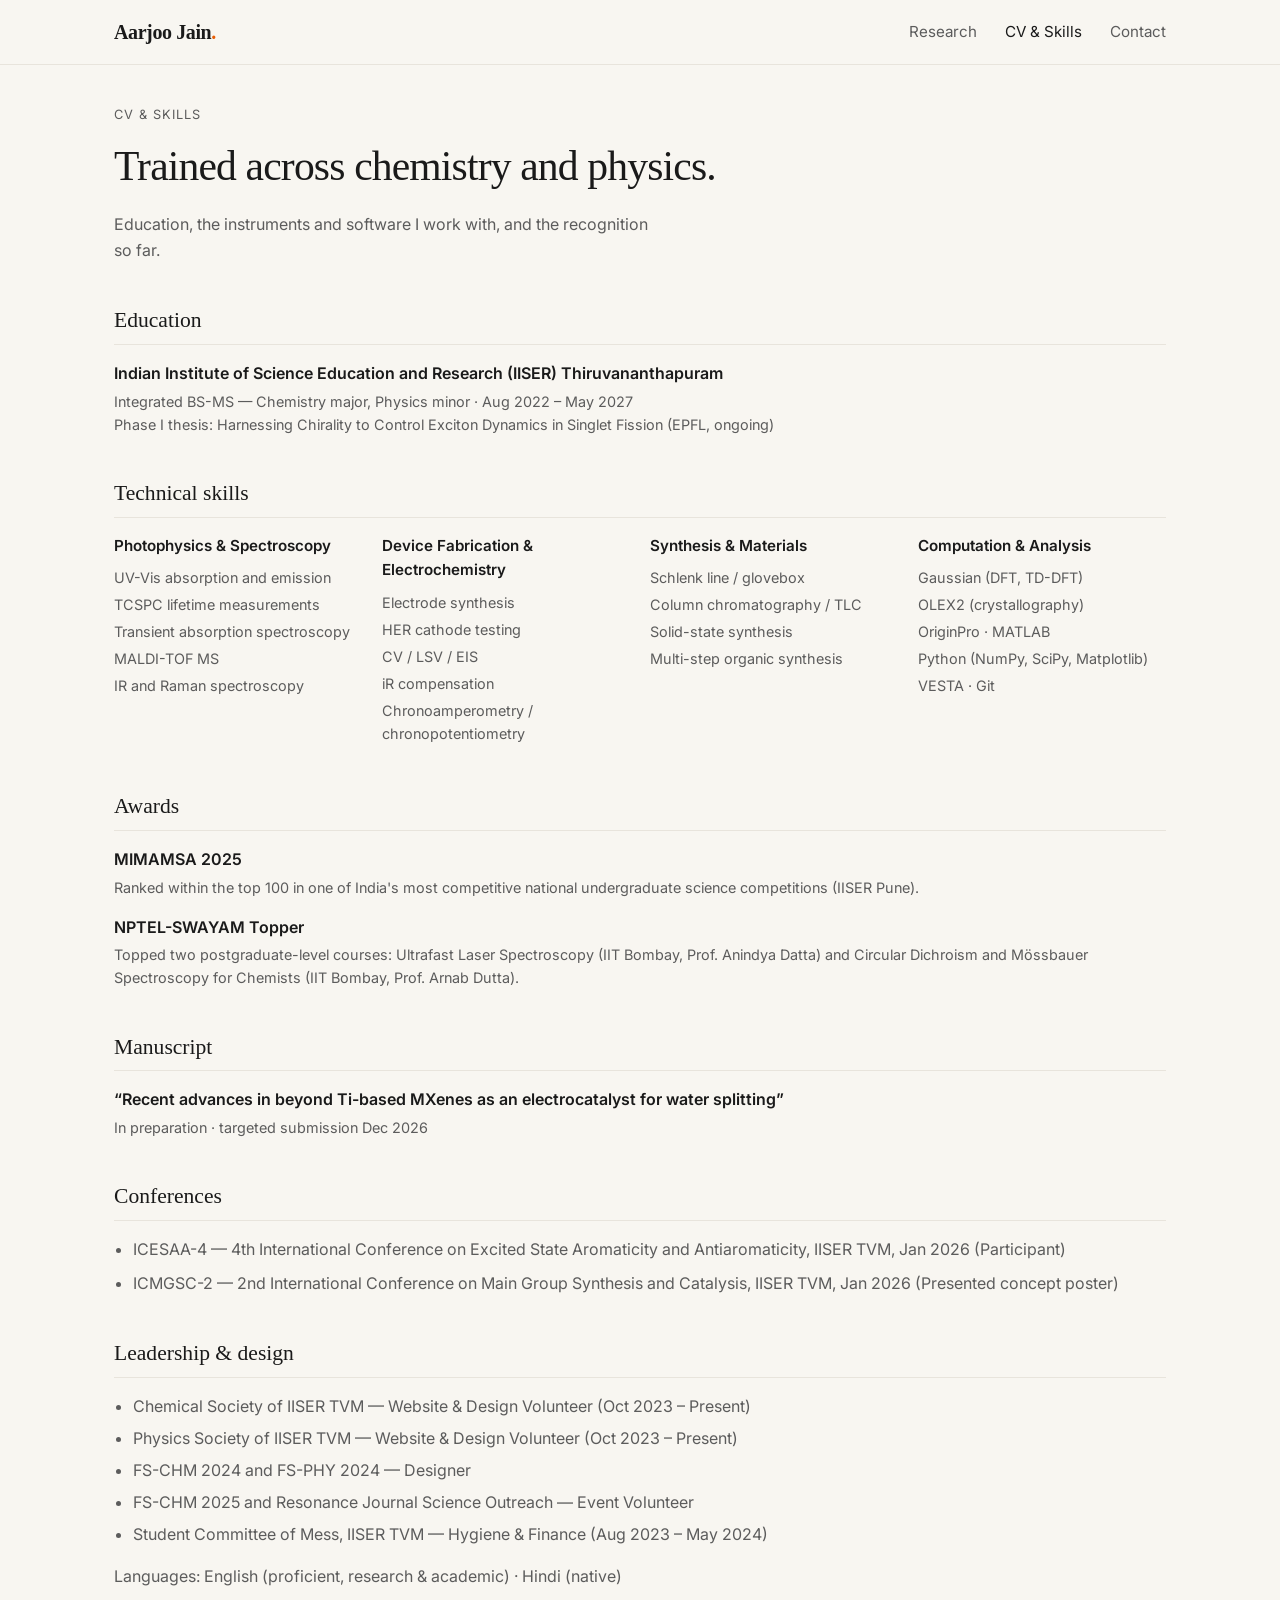
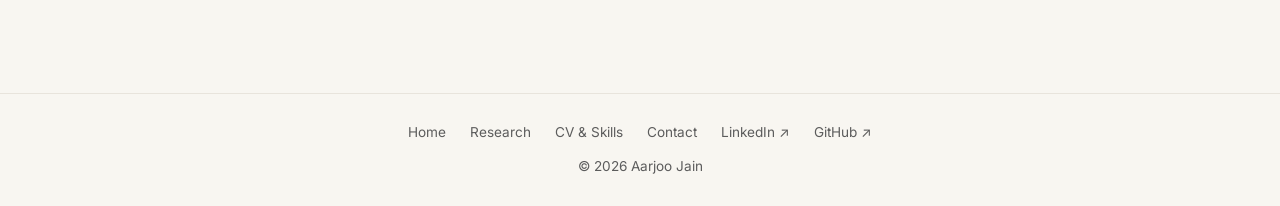
<file: about.html>
<!DOCTYPE html>
<html lang="en">
<head>
  <meta charset="UTF-8">
  <meta name="viewport" content="width=device-width, initial-scale=1.0">
  <title>CV & Skills — Aarjoo Jain</title>
  <meta name="description" content="Education, technical skills, awards and leadership of Aarjoo Jain.">
  <link rel="stylesheet" href="styles.css">
  <link href="https://fonts.googleapis.com/css2?family=Inter:wght@400;500;600&display=swap" rel="stylesheet">
</head>
<body>
  <header>
    <nav class="nav">
      <a href="index.html" class="logo">Aarjoo Jain<span>.</span></a>
      <button class="menu-toggle" aria-label="Menu" onclick="document.querySelector('.nav-links').classList.toggle('open')">☰</button>
      <ul class="nav-links">
        <li><a href="research.html">Research</a></li>
        <li><a href="about.html" class="active">CV & Skills</a></li>
        <li><a href="contact.html">Contact</a></li>
      </ul>
    </nav>
  </header>

  <main>
    <div class="page-header">
      <p class="label">CV & Skills</p>
      <h1>Trained across chemistry and physics.</h1>
      <p>Education, the instruments and software I work with, and the recognition so far.</p>
    </div>

    <section class="cv-section">
      <h2>Education</h2>
      <div class="award">
        <h3>Indian Institute of Science Education and Research (IISER) Thiruvananthapuram</h3>
        <p>Integrated BS-MS — Chemistry major, Physics minor · Aug 2022 – May 2027<br>
        Phase I thesis: Harnessing Chirality to Control Exciton Dynamics in Singlet Fission (EPFL, ongoing)</p>
      </div>
    </section>

    <section class="cv-section">
      <h2>Technical skills</h2>
      <div class="skills-grid">
        <div class="skill-group">
          <h3>Photophysics & Spectroscopy</h3>
          <ul>
            <li>UV-Vis absorption and emission</li>
            <li>TCSPC lifetime measurements</li>
            <li>Transient absorption spectroscopy</li>
            <li>MALDI-TOF MS</li>
            <li>IR and Raman spectroscopy</li>
          </ul>
        </div>
        <div class="skill-group">
          <h3>Device Fabrication & Electrochemistry</h3>
          <ul>
            <li>Electrode synthesis</li>
            <li>HER cathode testing</li>
            <li>CV / LSV / EIS</li>
            <li>iR compensation</li>
            <li>Chronoamperometry / chronopotentiometry</li>
          </ul>
        </div>
        <div class="skill-group">
          <h3>Synthesis & Materials</h3>
          <ul>
            <li>Schlenk line / glovebox</li>
            <li>Column chromatography / TLC</li>
            <li>Solid-state synthesis</li>
            <li>Multi-step organic synthesis</li>
          </ul>
        </div>
        <div class="skill-group">
          <h3>Computation & Analysis</h3>
          <ul>
            <li>Gaussian (DFT, TD-DFT)</li>
            <li>OLEX2 (crystallography)</li>
            <li>OriginPro · MATLAB</li>
            <li>Python (NumPy, SciPy, Matplotlib)</li>
            <li>VESTA · Git</li>
          </ul>
        </div>
      </div>
    </section>

    <section class="cv-section">
      <h2>Awards</h2>
      <div class="award">
        <h3>MIMAMSA 2025</h3>
        <p>Ranked within the top 100 in one of India's most competitive national undergraduate science competitions (IISER Pune).</p>
      </div>
      <div class="award">
        <h3>NPTEL-SWAYAM Topper</h3>
        <p>Topped two postgraduate-level courses: Ultrafast Laser Spectroscopy (IIT Bombay, Prof. Anindya Datta) and Circular Dichroism and Mössbauer Spectroscopy for Chemists (IIT Bombay, Prof. Arnab Dutta).</p>
      </div>
    </section>

    <section class="cv-section">
      <h2>Manuscript</h2>
      <div class="award">
        <h3>“Recent advances in beyond Ti-based MXenes as an electrocatalyst for water splitting”</h3>
        <p>In preparation · targeted submission Dec 2026</p>
      </div>
    </section>

    <section class="cv-section">
      <h2>Conferences</h2>
      <ul style="color: var(--text-muted); margin-left: 1.2rem;">
        <li style="margin-bottom: 0.5rem;">ICESAA-4 — 4th International Conference on Excited State Aromaticity and Antiaromaticity, IISER TVM, Jan 2026 (Participant)</li>
        <li>ICMGSC-2 — 2nd International Conference on Main Group Synthesis and Catalysis, IISER TVM, Jan 2026 (Presented concept poster)</li>
      </ul>
    </section>

    <section class="cv-section">
      <h2>Leadership & design</h2>
      <ul style="color: var(--text-muted); margin-left: 1.2rem;">
        <li style="margin-bottom: 0.4rem;">Chemical Society of IISER TVM — Website & Design Volunteer (Oct 2023 – Present)</li>
        <li style="margin-bottom: 0.4rem;">Physics Society of IISER TVM — Website & Design Volunteer (Oct 2023 – Present)</li>
        <li style="margin-bottom: 0.4rem;">FS-CHM 2024 and FS-PHY 2024 — Designer</li>
        <li style="margin-bottom: 0.4rem;">FS-CHM 2025 and Resonance Journal Science Outreach — Event Volunteer</li>
        <li>Student Committee of Mess, IISER TVM — Hygiene & Finance (Aug 2023 – May 2024)</li>
      </ul>
      <p style="margin-top: 1rem; color: var(--text-muted);">Languages: English (proficient, research & academic) · Hindi (native)</p>
    </section>
  </main>

  <footer>
    <div class="footer-links">
      <a href="index.html">Home</a>
      <a href="research.html">Research</a>
      <a href="about.html">CV & Skills</a>
      <a href="contact.html">Contact</a>
      <a href="https://www.linkedin.com/in/aarjoo-jain" target="_blank" rel="noopener">LinkedIn ↗</a>
      <a href="https://github.com/aarjoo22-lab" target="_blank" rel="noopener">GitHub ↗</a>
    </div>
    <p>© 2026 Aarjoo Jain</p>
  </footer>
</body>
</html>
</file>
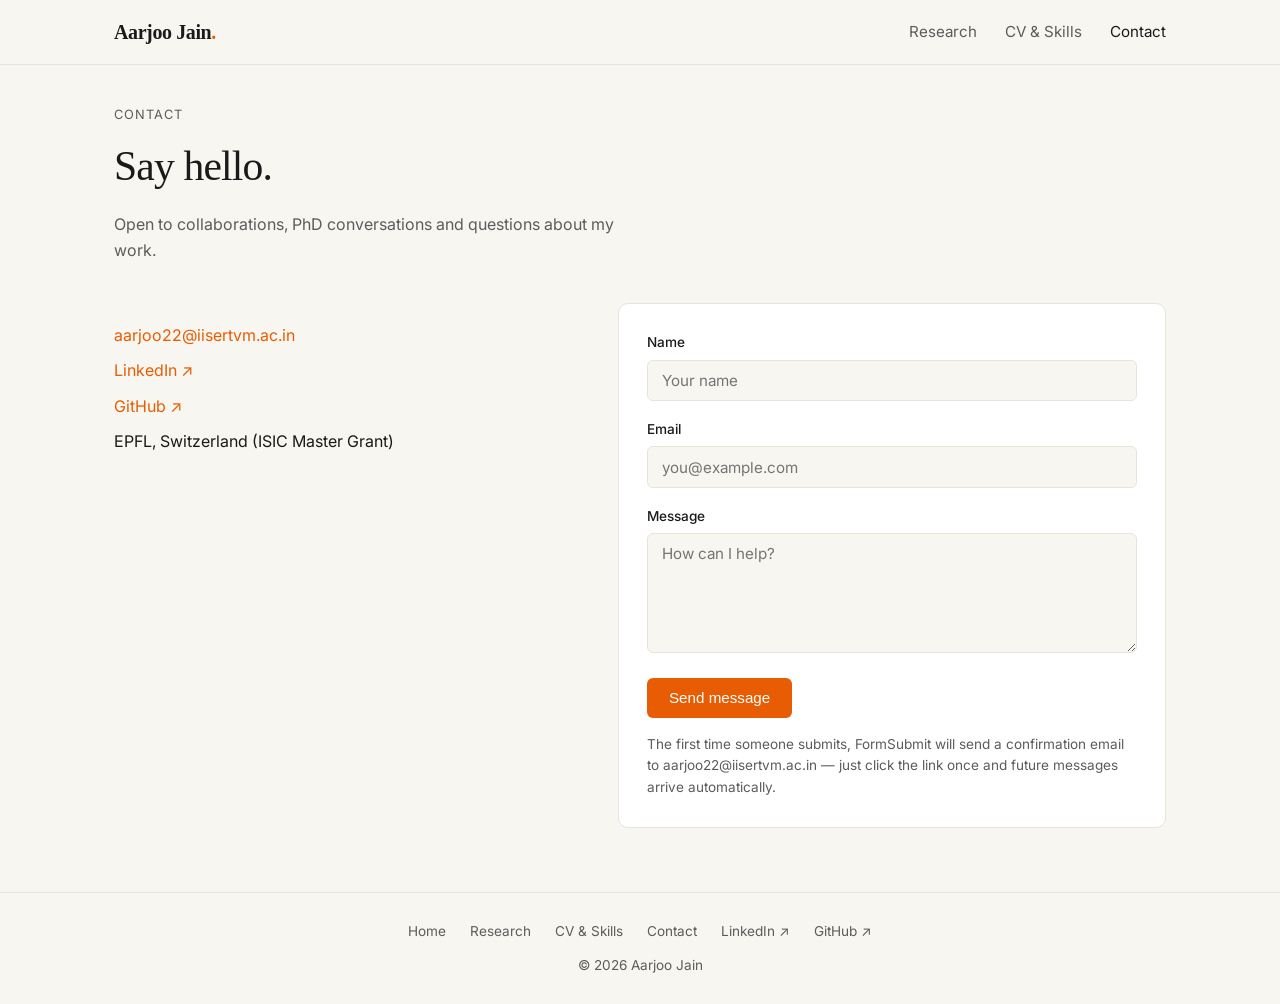
<file: contact.html>
<!DOCTYPE html>
<html lang="en">
<head>
  <meta charset="UTF-8">
  <meta name="viewport" content="width=device-width, initial-scale=1.0">
  <title>Contact — Aarjoo Jain</title>
  <meta name="description" content="Get in touch with Aarjoo Jain for collaborations, PhD conversations or questions.">
  <link rel="stylesheet" href="styles.css">
  <link href="https://fonts.googleapis.com/css2?family=Inter:wght@400;500;600&display=swap" rel="stylesheet">
</head>
<body>
  <header>
    <nav class="nav">
      <a href="index.html" class="logo">Aarjoo Jain<span>.</span></a>
      <button class="menu-toggle" aria-label="Menu" onclick="document.querySelector('.nav-links').classList.toggle('open')">☰</button>
      <ul class="nav-links">
        <li><a href="research.html">Research</a></li>
        <li><a href="about.html">CV & Skills</a></li>
        <li><a href="contact.html" class="active">Contact</a></li>
      </ul>
    </nav>
  </header>

  <main>
    <div class="page-header">
      <p class="label">Contact</p>
      <h1>Say hello.</h1>
      <p>Open to collaborations, PhD conversations and questions about my work.</p>
    </div>

    <div class="contact-grid">
      <div class="contact-info">
        <ul>
          <li><a href="mailto:aarjoo22@iisertvm.ac.in">aarjoo22@iisertvm.ac.in</a></li>
          <li><a href="https://www.linkedin.com/in/aarjoo-jain" target="_blank" rel="noopener">LinkedIn ↗</a></li>
          <li><a href="https://github.com/aarjoo22-lab" target="_blank" rel="noopener">GitHub ↗</a></li>
          <li>EPFL, Switzerland (ISIC Master Grant)</li>
        </ul>
      </div>

      <div class="contact-form">
        <!-- FormSubmit.co: free, works without account after first email confirmation -->
        <form action="https://formsubmit.co/aarjoo22@iisertvm.ac.in" method="POST">
          <input type="hidden" name="_subject" value="New message from portfolio website">
          <input type="hidden" name="_captcha" value="false">
          <input type="hidden" name="_template" value="table">
          <input type="text" name="_honey" style="display:none">

          <div class="form-group">
            <label for="name">Name</label>
            <input type="text" id="name" name="name" required placeholder="Your name">
          </div>
          <div class="form-group">
            <label for="email">Email</label>
            <input type="email" id="email" name="email" required placeholder="you@example.com">
          </div>
          <div class="form-group">
            <label for="message">Message</label>
            <textarea id="message" name="message" required placeholder="How can I help?"></textarea>
          </div>
          <button type="submit" class="btn btn-primary">Send message</button>
        </form>
        <p style="margin-top: 1rem; font-size: 0.85rem; color: var(--text-muted);">
          The first time someone submits, FormSubmit will send a confirmation email to aarjoo22@iisertvm.ac.in — just click the link once and future messages arrive automatically.
        </p>
      </div>
    </div>
  </main>

  <footer>
    <div class="footer-links">
      <a href="index.html">Home</a>
      <a href="research.html">Research</a>
      <a href="about.html">CV & Skills</a>
      <a href="contact.html">Contact</a>
      <a href="https://www.linkedin.com/in/aarjoo-jain" target="_blank" rel="noopener">LinkedIn ↗</a>
      <a href="https://github.com/aarjoo22-lab" target="_blank" rel="noopener">GitHub ↗</a>
    </div>
    <p>© 2026 Aarjoo Jain</p>
  </footer>
</body>
</html>
</file>
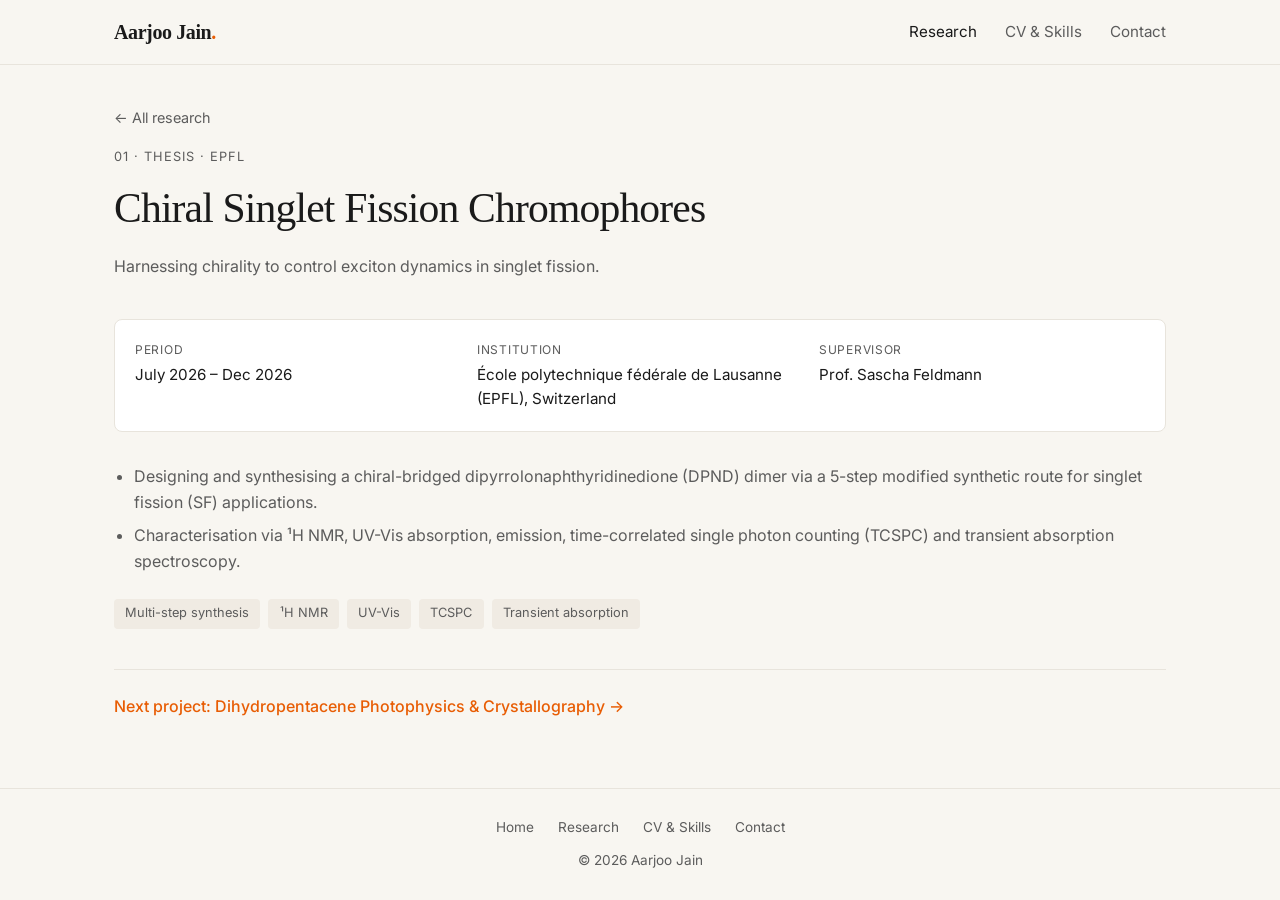
<file: research-chiral.html>
<!DOCTYPE html>
<html lang="en">
<head>
  <meta charset="UTF-8">
  <meta name="viewport" content="width=device-width, initial-scale=1.0">
  <title>Chiral Singlet Fission Chromophores — Aarjoo Jain</title>
  <link rel="stylesheet" href="styles.css">
  <link href="https://fonts.googleapis.com/css2?family=Inter:wght@400;500;600&display=swap" rel="stylesheet">
</head>
<body>
  <header>
    <nav class="nav">
      <a href="index.html" class="logo">Aarjoo Jain<span>.</span></a>
      <button class="menu-toggle" aria-label="Menu" onclick="document.querySelector('.nav-links').classList.toggle('open')">☰</button>
      <ul class="nav-links">
        <li><a href="research.html" class="active">Research</a></li>
        <li><a href="about.html">CV & Skills</a></li>
        <li><a href="contact.html">Contact</a></li>
      </ul>
    </nav>
  </header>

  <main>
    <p style="margin-bottom: 1rem;"><a href="research.html" style="color: var(--text-muted); font-size: 0.9rem;">← All research</a></p>
    <div class="page-header">
      <p class="label">01 · Thesis · EPFL</p>
      <h1>Chiral Singlet Fission Chromophores</h1>
      <p>Harnessing chirality to control exciton dynamics in singlet fission.</p>
    </div>

    <dl class="detail-meta">
      <div>
        <dt>Period</dt>
        <dd>July 2026 – Dec 2026</dd>
      </div>
      <div>
        <dt>Institution</dt>
        <dd>École polytechnique fédérale de Lausanne (EPFL), Switzerland</dd>
      </div>
      <div>
        <dt>Supervisor</dt>
        <dd>Prof. Sascha Feldmann</dd>
      </div>
    </dl>

    <div class="detail-content">
      <ul>
        <li>Designing and synthesising a chiral-bridged dipyrrolonaphthyridinedione (DPND) dimer via a 5-step modified synthetic route for singlet fission (SF) applications.</li>
        <li>Characterisation via ¹H NMR, UV-Vis absorption, emission, time-correlated single photon counting (TCSPC) and transient absorption spectroscopy.</li>
      </ul>
      <div class="tags">
        <span class="tag">Multi-step synthesis</span>
        <span class="tag">¹H NMR</span>
        <span class="tag">UV-Vis</span>
        <span class="tag">TCSPC</span>
        <span class="tag">Transient absorption</span>
      </div>
    </div>

    <div class="next-project">
      <a href="research-dihydropentacene.html">Next project: Dihydropentacene Photophysics & Crystallography →</a>
    </div>
  </main>

  <footer>
    <div class="footer-links">
      <a href="index.html">Home</a>
      <a href="research.html">Research</a>
      <a href="about.html">CV & Skills</a>
      <a href="contact.html">Contact</a>
    </div>
    <p>© 2026 Aarjoo Jain</p>
  </footer>
</body>
</html>
</file>
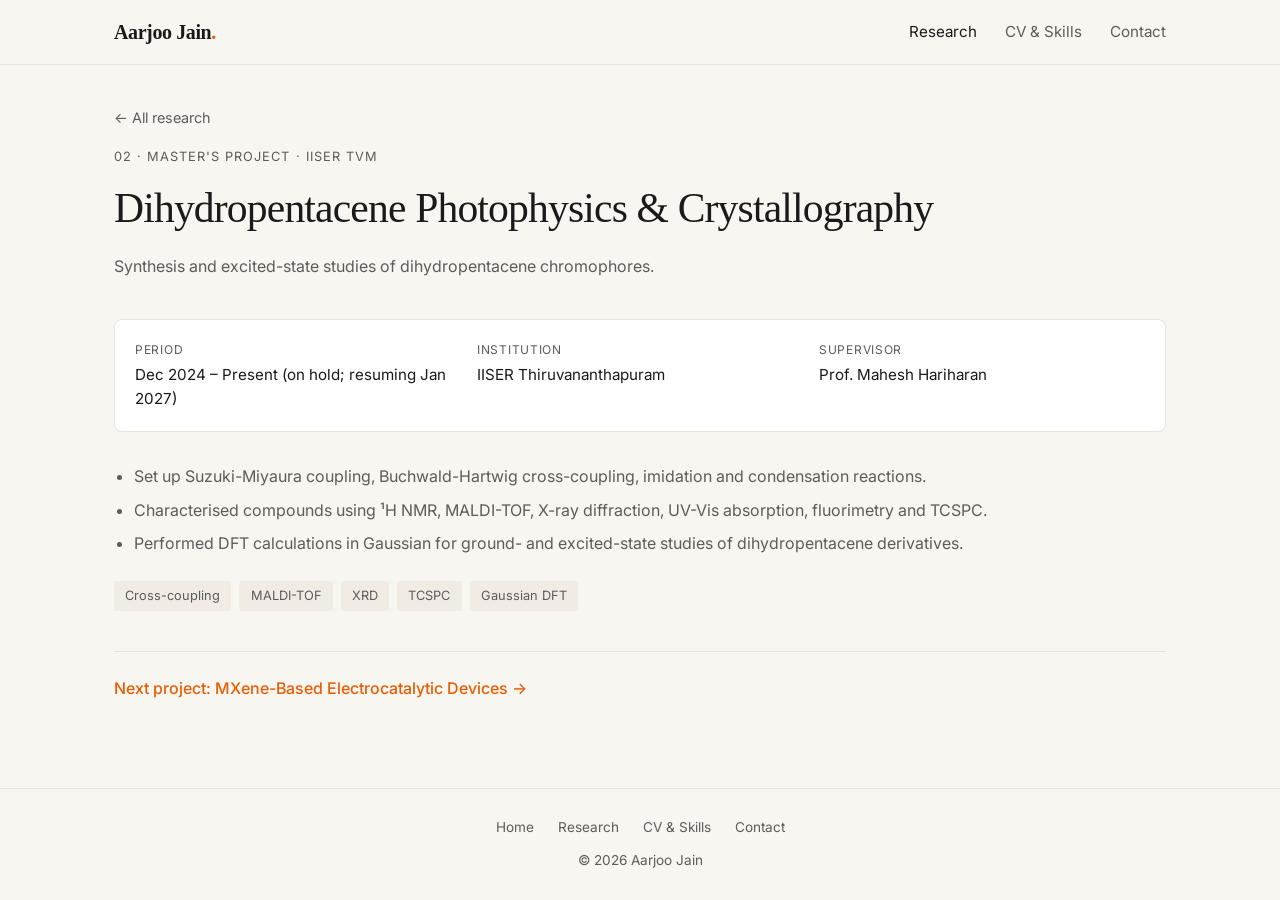
<file: research-dihydropentacene.html>
<!DOCTYPE html>
<html lang="en">
<head>
  <meta charset="UTF-8">
  <meta name="viewport" content="width=device-width, initial-scale=1.0">
  <title>Dihydropentacene Photophysics & Crystallography — Aarjoo Jain</title>
  <link rel="stylesheet" href="styles.css">
  <link href="https://fonts.googleapis.com/css2?family=Inter:wght@400;500;600&display=swap" rel="stylesheet">
</head>
<body>
  <header>
    <nav class="nav">
      <a href="index.html" class="logo">Aarjoo Jain<span>.</span></a>
      <button class="menu-toggle" aria-label="Menu" onclick="document.querySelector('.nav-links').classList.toggle('open')">☰</button>
      <ul class="nav-links">
        <li><a href="research.html" class="active">Research</a></li>
        <li><a href="about.html">CV & Skills</a></li>
        <li><a href="contact.html">Contact</a></li>
      </ul>
    </nav>
  </header>

  <main>
    <p style="margin-bottom: 1rem;"><a href="research.html" style="color: var(--text-muted); font-size: 0.9rem;">← All research</a></p>
    <div class="page-header">
      <p class="label">02 · Master's project · IISER TVM</p>
      <h1>Dihydropentacene Photophysics & Crystallography</h1>
      <p>Synthesis and excited-state studies of dihydropentacene chromophores.</p>
    </div>

    <dl class="detail-meta">
      <div>
        <dt>Period</dt>
        <dd>Dec 2024 – Present (on hold; resuming Jan 2027)</dd>
      </div>
      <div>
        <dt>Institution</dt>
        <dd>IISER Thiruvananthapuram</dd>
      </div>
      <div>
        <dt>Supervisor</dt>
        <dd>Prof. Mahesh Hariharan</dd>
      </div>
    </dl>

    <div class="detail-content">
      <ul>
        <li>Set up Suzuki-Miyaura coupling, Buchwald-Hartwig cross-coupling, imidation and condensation reactions.</li>
        <li>Characterised compounds using ¹H NMR, MALDI-TOF, X-ray diffraction, UV-Vis absorption, fluorimetry and TCSPC.</li>
        <li>Performed DFT calculations in Gaussian for ground- and excited-state studies of dihydropentacene derivatives.</li>
      </ul>
      <div class="tags">
        <span class="tag">Cross-coupling</span>
        <span class="tag">MALDI-TOF</span>
        <span class="tag">XRD</span>
        <span class="tag">TCSPC</span>
        <span class="tag">Gaussian DFT</span>
      </div>
    </div>

    <div class="next-project">
      <a href="research-mxene.html">Next project: MXene-Based Electrocatalytic Devices →</a>
    </div>
  </main>

  <footer>
    <div class="footer-links">
      <a href="index.html">Home</a>
      <a href="research.html">Research</a>
      <a href="about.html">CV & Skills</a>
      <a href="contact.html">Contact</a>
    </div>
    <p>© 2026 Aarjoo Jain</p>
  </footer>
</body>
</html>
</file>
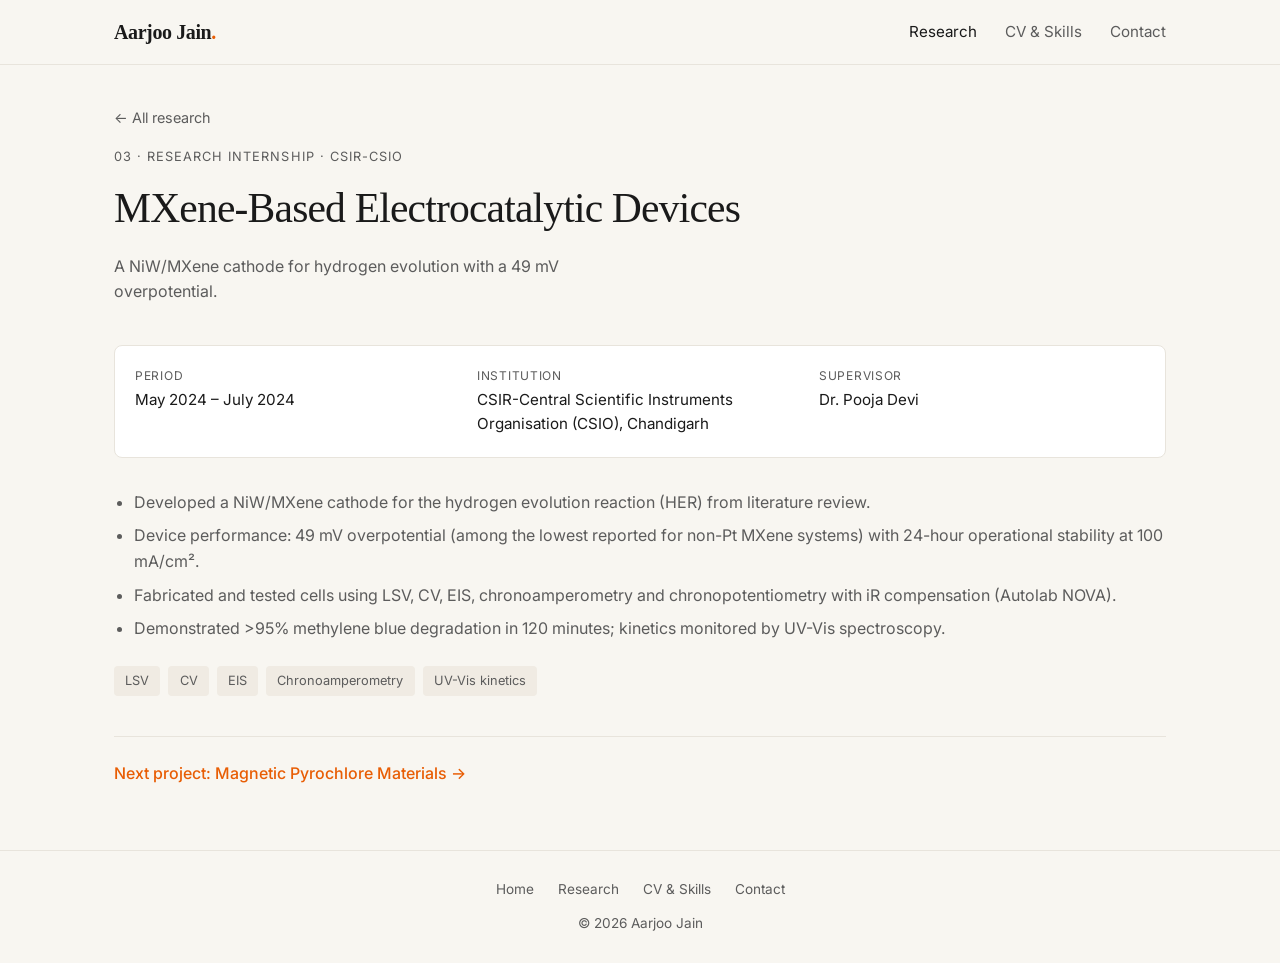
<file: research-mxene.html>
<!DOCTYPE html>
<html lang="en">
<head>
  <meta charset="UTF-8">
  <meta name="viewport" content="width=device-width, initial-scale=1.0">
  <title>MXene-Based Electrocatalytic Devices — Aarjoo Jain</title>
  <link rel="stylesheet" href="styles.css">
  <link href="https://fonts.googleapis.com/css2?family=Inter:wght@400;500;600&display=swap" rel="stylesheet">
</head>
<body>
  <header>
    <nav class="nav">
      <a href="index.html" class="logo">Aarjoo Jain<span>.</span></a>
      <button class="menu-toggle" aria-label="Menu" onclick="document.querySelector('.nav-links').classList.toggle('open')">☰</button>
      <ul class="nav-links">
        <li><a href="research.html" class="active">Research</a></li>
        <li><a href="about.html">CV & Skills</a></li>
        <li><a href="contact.html">Contact</a></li>
      </ul>
    </nav>
  </header>

  <main>
    <p style="margin-bottom: 1rem;"><a href="research.html" style="color: var(--text-muted); font-size: 0.9rem;">← All research</a></p>
    <div class="page-header">
      <p class="label">03 · Research internship · CSIR-CSIO</p>
      <h1>MXene-Based Electrocatalytic Devices</h1>
      <p>A NiW/MXene cathode for hydrogen evolution with a 49 mV overpotential.</p>
    </div>

    <dl class="detail-meta">
      <div>
        <dt>Period</dt>
        <dd>May 2024 – July 2024</dd>
      </div>
      <div>
        <dt>Institution</dt>
        <dd>CSIR-Central Scientific Instruments Organisation (CSIO), Chandigarh</dd>
      </div>
      <div>
        <dt>Supervisor</dt>
        <dd>Dr. Pooja Devi</dd>
      </div>
    </dl>

    <div class="detail-content">
      <ul>
        <li>Developed a NiW/MXene cathode for the hydrogen evolution reaction (HER) from literature review.</li>
        <li>Device performance: 49 mV overpotential (among the lowest reported for non-Pt MXene systems) with 24-hour operational stability at 100 mA/cm².</li>
        <li>Fabricated and tested cells using LSV, CV, EIS, chronoamperometry and chronopotentiometry with iR compensation (Autolab NOVA).</li>
        <li>Demonstrated >95% methylene blue degradation in 120 minutes; kinetics monitored by UV-Vis spectroscopy.</li>
      </ul>
      <div class="tags">
        <span class="tag">LSV</span>
        <span class="tag">CV</span>
        <span class="tag">EIS</span>
        <span class="tag">Chronoamperometry</span>
        <span class="tag">UV-Vis kinetics</span>
      </div>
    </div>

    <div class="next-project">
      <a href="research-pyrochlore.html">Next project: Magnetic Pyrochlore Materials →</a>
    </div>
  </main>

  <footer>
    <div class="footer-links">
      <a href="index.html">Home</a>
      <a href="research.html">Research</a>
      <a href="about.html">CV & Skills</a>
      <a href="contact.html">Contact</a>
    </div>
    <p>© 2026 Aarjoo Jain</p>
  </footer>
</body>
</html>
</file>
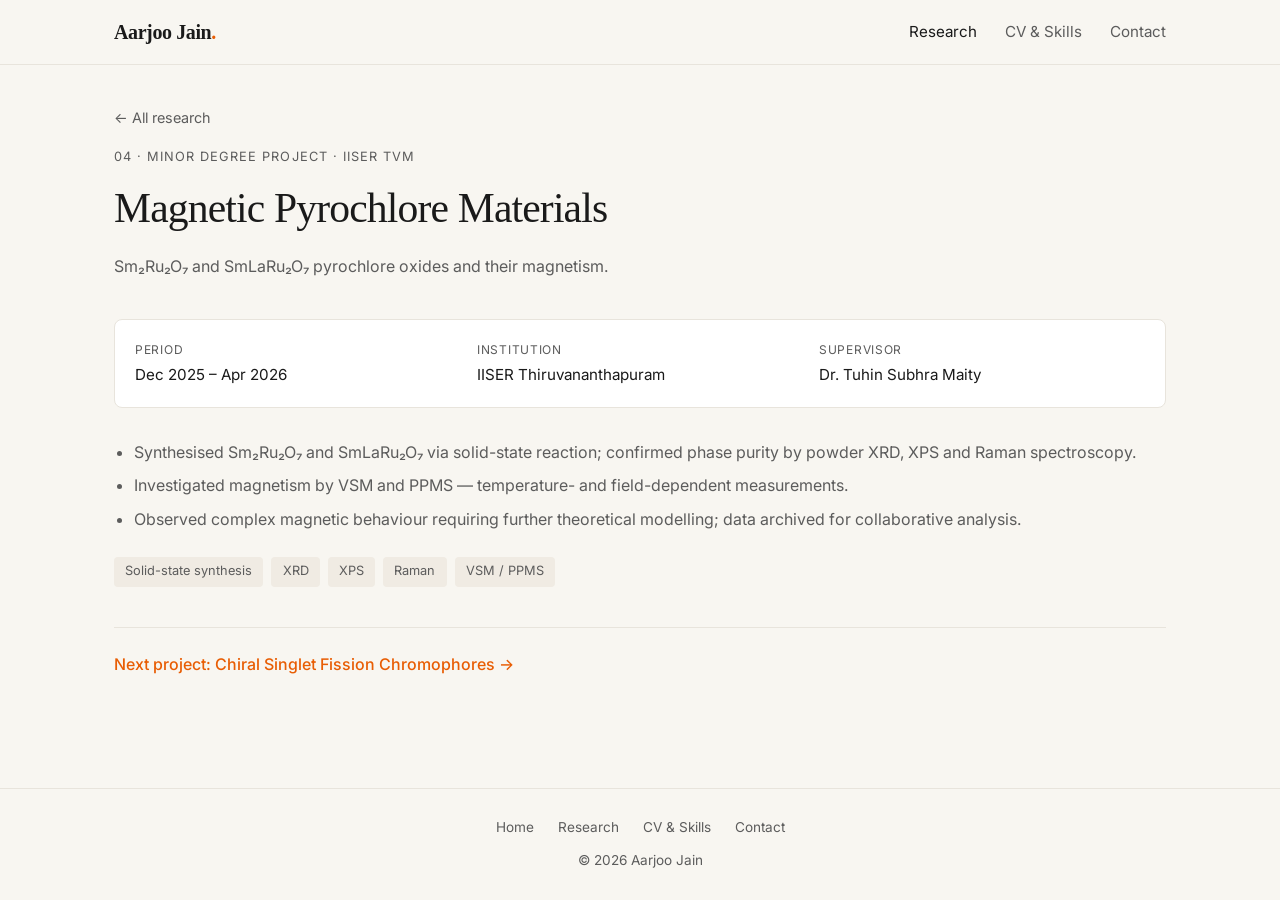
<file: research-pyrochlore.html>
<!DOCTYPE html>
<html lang="en">
<head>
  <meta charset="UTF-8">
  <meta name="viewport" content="width=device-width, initial-scale=1.0">
  <title>Magnetic Pyrochlore Materials — Aarjoo Jain</title>
  <link rel="stylesheet" href="styles.css">
  <link href="https://fonts.googleapis.com/css2?family=Inter:wght@400;500;600&display=swap" rel="stylesheet">
</head>
<body>
  <header>
    <nav class="nav">
      <a href="index.html" class="logo">Aarjoo Jain<span>.</span></a>
      <button class="menu-toggle" aria-label="Menu" onclick="document.querySelector('.nav-links').classList.toggle('open')">☰</button>
      <ul class="nav-links">
        <li><a href="research.html" class="active">Research</a></li>
        <li><a href="about.html">CV & Skills</a></li>
        <li><a href="contact.html">Contact</a></li>
      </ul>
    </nav>
  </header>

  <main>
    <p style="margin-bottom: 1rem;"><a href="research.html" style="color: var(--text-muted); font-size: 0.9rem;">← All research</a></p>
    <div class="page-header">
      <p class="label">04 · Minor degree project · IISER TVM</p>
      <h1>Magnetic Pyrochlore Materials</h1>
      <p>Sm₂Ru₂O₇ and SmLaRu₂O₇ pyrochlore oxides and their magnetism.</p>
    </div>

    <dl class="detail-meta">
      <div>
        <dt>Period</dt>
        <dd>Dec 2025 – Apr 2026</dd>
      </div>
      <div>
        <dt>Institution</dt>
        <dd>IISER Thiruvananthapuram</dd>
      </div>
      <div>
        <dt>Supervisor</dt>
        <dd>Dr. Tuhin Subhra Maity</dd>
      </div>
    </dl>

    <div class="detail-content">
      <ul>
        <li>Synthesised Sm₂Ru₂O₇ and SmLaRu₂O₇ via solid-state reaction; confirmed phase purity by powder XRD, XPS and Raman spectroscopy.</li>
        <li>Investigated magnetism by VSM and PPMS — temperature- and field-dependent measurements.</li>
        <li>Observed complex magnetic behaviour requiring further theoretical modelling; data archived for collaborative analysis.</li>
      </ul>
      <div class="tags">
        <span class="tag">Solid-state synthesis</span>
        <span class="tag">XRD</span>
        <span class="tag">XPS</span>
        <span class="tag">Raman</span>
        <span class="tag">VSM / PPMS</span>
      </div>
    </div>

    <div class="next-project">
      <a href="research-chiral.html">Next project: Chiral Singlet Fission Chromophores →</a>
    </div>
  </main>

  <footer>
    <div class="footer-links">
      <a href="index.html">Home</a>
      <a href="research.html">Research</a>
      <a href="about.html">CV & Skills</a>
      <a href="contact.html">Contact</a>
    </div>
    <p>© 2026 Aarjoo Jain</p>
  </footer>
</body>
</html>
</file>
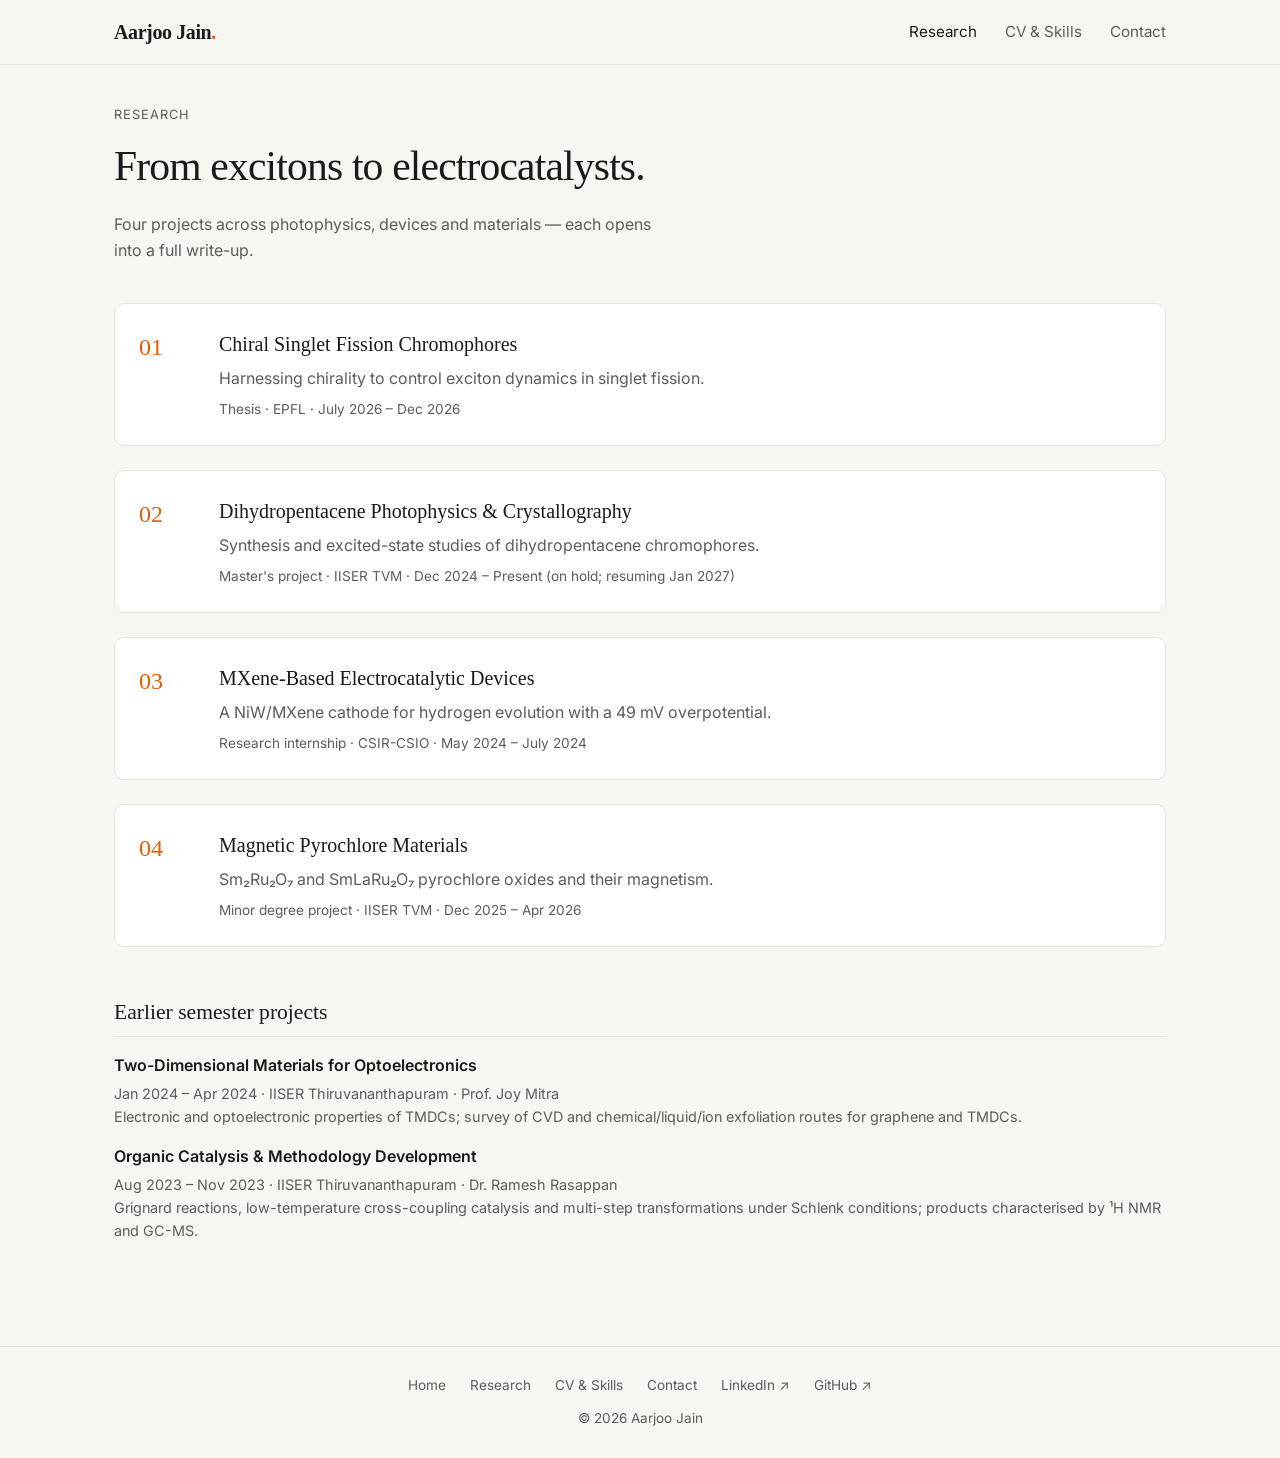
<file: research.html>
<!DOCTYPE html>
<html lang="en">
<head>
  <meta charset="UTF-8">
  <meta name="viewport" content="width=device-width, initial-scale=1.0">
  <title>Research — Aarjoo Jain</title>
  <meta name="description" content="Research projects in photophysics, materials and electrocatalysis.">
  <link rel="stylesheet" href="styles.css">
  <link href="https://fonts.googleapis.com/css2?family=Inter:wght@400;500;600&display=swap" rel="stylesheet">
</head>
<body>
  <header>
    <nav class="nav">
      <a href="index.html" class="logo">Aarjoo Jain<span>.</span></a>
      <button class="menu-toggle" aria-label="Menu" onclick="document.querySelector('.nav-links').classList.toggle('open')">☰</button>
      <ul class="nav-links">
        <li><a href="research.html" class="active">Research</a></li>
        <li><a href="about.html">CV & Skills</a></li>
        <li><a href="contact.html">Contact</a></li>
      </ul>
    </nav>
  </header>

  <main>
    <div class="page-header">
      <p class="label">Research</p>
      <h1>From excitons to electrocatalysts.</h1>
      <p>Four projects across photophysics, devices and materials — each opens into a full write-up.</p>
    </div>

    <div class="research-list">
      <a href="research-chiral.html" class="research-item">
        <div class="research-num">01</div>
        <div>
          <h2>Chiral Singlet Fission Chromophores</h2>
          <p class="desc">Harnessing chirality to control exciton dynamics in singlet fission.</p>
          <p class="meta">Thesis · EPFL · July 2026 – Dec 2026</p>
        </div>
      </a>
      <a href="research-dihydropentacene.html" class="research-item">
        <div class="research-num">02</div>
        <div>
          <h2>Dihydropentacene Photophysics & Crystallography</h2>
          <p class="desc">Synthesis and excited-state studies of dihydropentacene chromophores.</p>
          <p class="meta">Master's project · IISER TVM · Dec 2024 – Present (on hold; resuming Jan 2027)</p>
        </div>
      </a>
      <a href="research-mxene.html" class="research-item">
        <div class="research-num">03</div>
        <div>
          <h2>MXene-Based Electrocatalytic Devices</h2>
          <p class="desc">A NiW/MXene cathode for hydrogen evolution with a 49 mV overpotential.</p>
          <p class="meta">Research internship · CSIR-CSIO · May 2024 – July 2024</p>
        </div>
      </a>
      <a href="research-pyrochlore.html" class="research-item">
        <div class="research-num">04</div>
        <div>
          <h2>Magnetic Pyrochlore Materials</h2>
          <p class="desc">Sm₂Ru₂O₇ and SmLaRu₂O₇ pyrochlore oxides and their magnetism.</p>
          <p class="meta">Minor degree project · IISER TVM · Dec 2025 – Apr 2026</p>
        </div>
      </a>
    </div>

    <section class="cv-section" style="margin-top: 3rem;">
      <h2>Earlier semester projects</h2>
      <div class="award">
        <h3>Two-Dimensional Materials for Optoelectronics</h3>
        <p>Jan 2024 – Apr 2024 · IISER Thiruvananthapuram · Prof. Joy Mitra<br>
        Electronic and optoelectronic properties of TMDCs; survey of CVD and chemical/liquid/ion exfoliation routes for graphene and TMDCs.</p>
      </div>
      <div class="award">
        <h3>Organic Catalysis & Methodology Development</h3>
        <p>Aug 2023 – Nov 2023 · IISER Thiruvananthapuram · Dr. Ramesh Rasappan<br>
        Grignard reactions, low-temperature cross-coupling catalysis and multi-step transformations under Schlenk conditions; products characterised by ¹H NMR and GC-MS.</p>
      </div>
    </section>
  </main>

  <footer>
    <div class="footer-links">
      <a href="index.html">Home</a>
      <a href="research.html">Research</a>
      <a href="about.html">CV & Skills</a>
      <a href="contact.html">Contact</a>
      <a href="https://www.linkedin.com/in/aarjoo-jain" target="_blank" rel="noopener">LinkedIn ↗</a>
      <a href="https://github.com/aarjoo22-lab" target="_blank" rel="noopener">GitHub ↗</a>
    </div>
    <p>© 2026 Aarjoo Jain</p>
  </footer>
</body>
</html>
</file>
<file: styles.css>
/* Aarjoo Jain Portfolio - Clean, elegant design */
:root {
  --bg: #f8f6f1;
  --bg-card: #ffffff;
  --text: #1a1a1a;
  --text-muted: #5c5c5c;
  --accent: #e85d04;
  --accent-hover: #d14d00;
  --border: #e8e4dc;
  --serif: "Georgia", "Times New Roman", serif;
  --sans: "Inter", system-ui, -apple-system, sans-serif;
}

* {
  margin: 0;
  padding: 0;
  box-sizing: border-box;
}

html {
  scroll-behavior: smooth;
}

body {
  font-family: var(--sans);
  background: var(--bg);
  color: var(--text);
  line-height: 1.6;
  min-height: 100vh;
  display: flex;
  flex-direction: column;
}

a {
  color: inherit;
  text-decoration: none;
}

img {
  max-width: 100%;
  height: auto;
  display: block;
}

/* Header */
header {
  position: sticky;
  top: 0;
  z-index: 100;
  background: rgba(248, 246, 241, 0.92);
  backdrop-filter: blur(12px);
  border-bottom: 1px solid var(--border);
}

.nav {
  max-width: 1100px;
  margin: 0 auto;
  padding: 1rem 1.5rem;
  display: flex;
  align-items: center;
  justify-content: space-between;
}

.logo {
  font-family: var(--serif);
  font-size: 1.25rem;
  font-weight: 600;
  letter-spacing: -0.02em;
}

.logo span {
  color: var(--accent);
}

.nav-links {
  display: flex;
  gap: 1.75rem;
  list-style: none;
}

.nav-links a {
  font-size: 0.95rem;
  color: var(--text-muted);
  transition: color 0.2s;
}

.nav-links a:hover,
.nav-links a.active {
  color: var(--text);
}

.menu-toggle {
  display: none;
  background: none;
  border: none;
  font-size: 1.5rem;
  cursor: pointer;
  color: var(--text);
}

/* Main */
main {
  flex: 1;
  max-width: 1100px;
  margin: 0 auto;
  padding: 2.5rem 1.5rem 4rem;
  width: 100%;
}

/* Hero */
.hero {
  display: grid;
  grid-template-columns: 1fr 1fr;
  gap: 3rem;
  align-items: center;
  padding: 2rem 0 3.5rem;
}

.hero-label {
  font-size: 0.75rem;
  letter-spacing: 0.12em;
  text-transform: uppercase;
  color: var(--text-muted);
  margin-bottom: 0.75rem;
}

.hero h1 {
  font-family: var(--serif);
  font-size: clamp(2.4rem, 5vw, 3.4rem);
  font-weight: 500;
  line-height: 1.15;
  letter-spacing: -0.02em;
  margin-bottom: 1.25rem;
}

.hero h1 em {
  font-style: italic;
  color: var(--accent);
}

.hero p {
  font-size: 1.05rem;
  color: var(--text-muted);
  max-width: 420px;
  margin-bottom: 1.75rem;
}

.hero-buttons {
  display: flex;
  gap: 0.75rem;
  flex-wrap: wrap;
}

.btn {
  display: inline-flex;
  align-items: center;
  gap: 0.4rem;
  padding: 0.7rem 1.35rem;
  border-radius: 6px;
  font-size: 0.95rem;
  font-weight: 500;
  transition: all 0.2s;
  border: none;
  cursor: pointer;
}

.btn-primary {
  background: var(--accent);
  color: white;
}

.btn-primary:hover {
  background: var(--accent-hover);
}

.btn-outline {
  background: transparent;
  border: 1px solid var(--border);
  color: var(--text);
}

.btn-outline:hover {
  border-color: var(--text-muted);
}

.hero-image {
  display: flex;
  justify-content: center;
}

.hero-image img {
  width: 100%;
  max-width: 380px;
  border-radius: 12px;
  box-shadow: 0 20px 40px -15px rgba(0,0,0,0.15);
}

/* Sections */
.section-title {
  font-family: var(--serif);
  font-size: 1.75rem;
  font-weight: 500;
  margin-bottom: 1.5rem;
  letter-spacing: -0.02em;
}

.section-header {
  display: flex;
  justify-content: space-between;
  align-items: baseline;
  margin-bottom: 1.5rem;
}

.section-header a {
  font-size: 0.9rem;
  color: var(--accent);
}

.section-header a:hover {
  text-decoration: underline;
}

/* Project cards */
.projects-grid {
  display: grid;
  grid-template-columns: repeat(auto-fill, minmax(260px, 1fr));
  gap: 1.25rem;
}

.project-card {
  background: var(--bg-card);
  border: 1px solid var(--border);
  border-radius: 10px;
  overflow: hidden;
  transition: transform 0.2s, box-shadow 0.2s;
}

.project-card:hover {
  transform: translateY(-3px);
  box-shadow: 0 12px 24px -10px rgba(0,0,0,0.1);
}

.project-card img {
  width: 100%;
  height: 160px;
  object-fit: cover;
}

.project-card-body {
  padding: 1.15rem 1.25rem 1.35rem;
}

.project-meta {
  font-size: 0.75rem;
  letter-spacing: 0.04em;
  text-transform: uppercase;
  color: var(--text-muted);
  margin-bottom: 0.4rem;
}

.project-card h3 {
  font-family: var(--serif);
  font-size: 1.15rem;
  font-weight: 500;
  margin-bottom: 0.4rem;
  line-height: 1.3;
}

.project-card p {
  font-size: 0.9rem;
  color: var(--text-muted);
  line-height: 1.45;
}

/* Page header */
.page-header {
  margin-bottom: 2.5rem;
}

.page-header .label {
  font-size: 0.8rem;
  letter-spacing: 0.08em;
  text-transform: uppercase;
  color: var(--text-muted);
  margin-bottom: 0.5rem;
}

.page-header h1 {
  font-family: var(--serif);
  font-size: clamp(1.9rem, 4vw, 2.6rem);
  font-weight: 500;
  letter-spacing: -0.02em;
  margin-bottom: 0.75rem;
}

.page-header p {
  color: var(--text-muted);
  max-width: 540px;
}

/* Research list */
.research-list {
  display: flex;
  flex-direction: column;
  gap: 1.5rem;
}

.research-item {
  display: grid;
  grid-template-columns: 60px 1fr;
  gap: 1.25rem;
  padding: 1.5rem;
  background: var(--bg-card);
  border: 1px solid var(--border);
  border-radius: 10px;
  transition: border-color 0.2s;
}

.research-item:hover {
  border-color: #d0cbc0;
}

.research-num {
  font-family: var(--serif);
  font-size: 1.5rem;
  color: var(--accent);
  font-weight: 500;
}

.research-item h2 {
  font-family: var(--serif);
  font-size: 1.25rem;
  font-weight: 500;
  margin-bottom: 0.35rem;
}

.research-item .desc {
  color: var(--text-muted);
  margin-bottom: 0.5rem;
}

.research-item .meta {
  font-size: 0.85rem;
  color: var(--text-muted);
}

/* Detail page */
.detail-meta {
  display: grid;
  grid-template-columns: repeat(auto-fit, minmax(160px, 1fr));
  gap: 1rem;
  margin: 1.5rem 0 2rem;
  padding: 1.25rem;
  background: var(--bg-card);
  border: 1px solid var(--border);
  border-radius: 8px;
}

.detail-meta dt {
  font-size: 0.75rem;
  text-transform: uppercase;
  letter-spacing: 0.06em;
  color: var(--text-muted);
  margin-bottom: 0.2rem;
}

.detail-meta dd {
  font-size: 0.95rem;
}

.detail-content ul {
  margin: 1rem 0 1.5rem 1.25rem;
}

.detail-content li {
  margin-bottom: 0.5rem;
  color: var(--text-muted);
}

.tags {
  display: flex;
  flex-wrap: wrap;
  gap: 0.5rem;
  margin-top: 1.5rem;
}

.tag {
  font-size: 0.8rem;
  padding: 0.3rem 0.7rem;
  background: #f0ebe3;
  border-radius: 4px;
  color: var(--text-muted);
}

.next-project {
  margin-top: 2.5rem;
  padding-top: 1.5rem;
  border-top: 1px solid var(--border);
}

.next-project a {
  color: var(--accent);
  font-weight: 500;
}

/* About / CV */
.cv-section {
  margin-bottom: 2.5rem;
}

.cv-section h2 {
  font-family: var(--serif);
  font-size: 1.35rem;
  font-weight: 500;
  margin-bottom: 1rem;
  padding-bottom: 0.4rem;
  border-bottom: 1px solid var(--border);
}

.skills-grid {
  display: grid;
  grid-template-columns: repeat(auto-fill, minmax(220px, 1fr));
  gap: 1.25rem;
}

.skill-group h3 {
  font-size: 0.95rem;
  font-weight: 600;
  margin-bottom: 0.5rem;
}

.skill-group ul {
  list-style: none;
  font-size: 0.9rem;
  color: var(--text-muted);
}

.skill-group li {
  margin-bottom: 0.25rem;
}

.award {
  margin-bottom: 1rem;
}

.award h3 {
  font-size: 1rem;
  font-weight: 600;
  margin-bottom: 0.2rem;
}

.award p {
  font-size: 0.9rem;
  color: var(--text-muted);
}

/* Contact */
.contact-grid {
  display: grid;
  grid-template-columns: 1fr 1.2fr;
  gap: 3rem;
  align-items: start;
}

.contact-info a {
  color: var(--accent);
}

.contact-info a:hover {
  text-decoration: underline;
}

.contact-info ul {
  list-style: none;
  margin-top: 1.25rem;
}

.contact-info li {
  margin-bottom: 0.6rem;
  font-size: 1rem;
}

.contact-form {
  background: var(--bg-card);
  border: 1px solid var(--border);
  border-radius: 10px;
  padding: 1.75rem;
}

.form-group {
  margin-bottom: 1.1rem;
}

.form-group label {
  display: block;
  font-size: 0.85rem;
  font-weight: 500;
  margin-bottom: 0.35rem;
}

.form-group input,
.form-group textarea {
  width: 100%;
  padding: 0.65rem 0.85rem;
  border: 1px solid var(--border);
  border-radius: 6px;
  font-family: inherit;
  font-size: 0.95rem;
  background: var(--bg);
  transition: border-color 0.2s;
}

.form-group input:focus,
.form-group textarea:focus {
  outline: none;
  border-color: var(--accent);
}

.form-group textarea {
  min-height: 120px;
  resize: vertical;
}

/* Footer */
footer {
  border-top: 1px solid var(--border);
  padding: 1.75rem 1.5rem;
  text-align: center;
  font-size: 0.85rem;
  color: var(--text-muted);
}

footer a {
  color: var(--text-muted);
}

footer a:hover {
  color: var(--accent);
}

.footer-links {
  display: flex;
  justify-content: center;
  gap: 1.5rem;
  margin-bottom: 0.75rem;
  flex-wrap: wrap;
}

/* Responsive */
@media (max-width: 800px) {
  .hero {
    grid-template-columns: 1fr;
    text-align: center;
  }
  .hero p {
    margin-left: auto;
    margin-right: auto;
  }
  .hero-buttons {
    justify-content: center;
  }
  .hero-image {
    order: -1;
  }
  .hero-image img {
    max-width: 280px;
  }
  .contact-grid {
    grid-template-columns: 1fr;
  }
  .nav-links {
    display: none;
  }
  .nav-links.open {
    display: flex;
    flex-direction: column;
    position: absolute;
    top: 100%;
    left: 0;
    right: 0;
    background: var(--bg);
    padding: 1rem 1.5rem 1.5rem;
    border-bottom: 1px solid var(--border);
    gap: 1rem;
  }
  .menu-toggle {
    display: block;
  }
}

@media (max-width: 500px) {
  .research-item {
    grid-template-columns: 1fr;
  }
  .research-num {
    margin-bottom: -0.5rem;
  }
}
</file>
